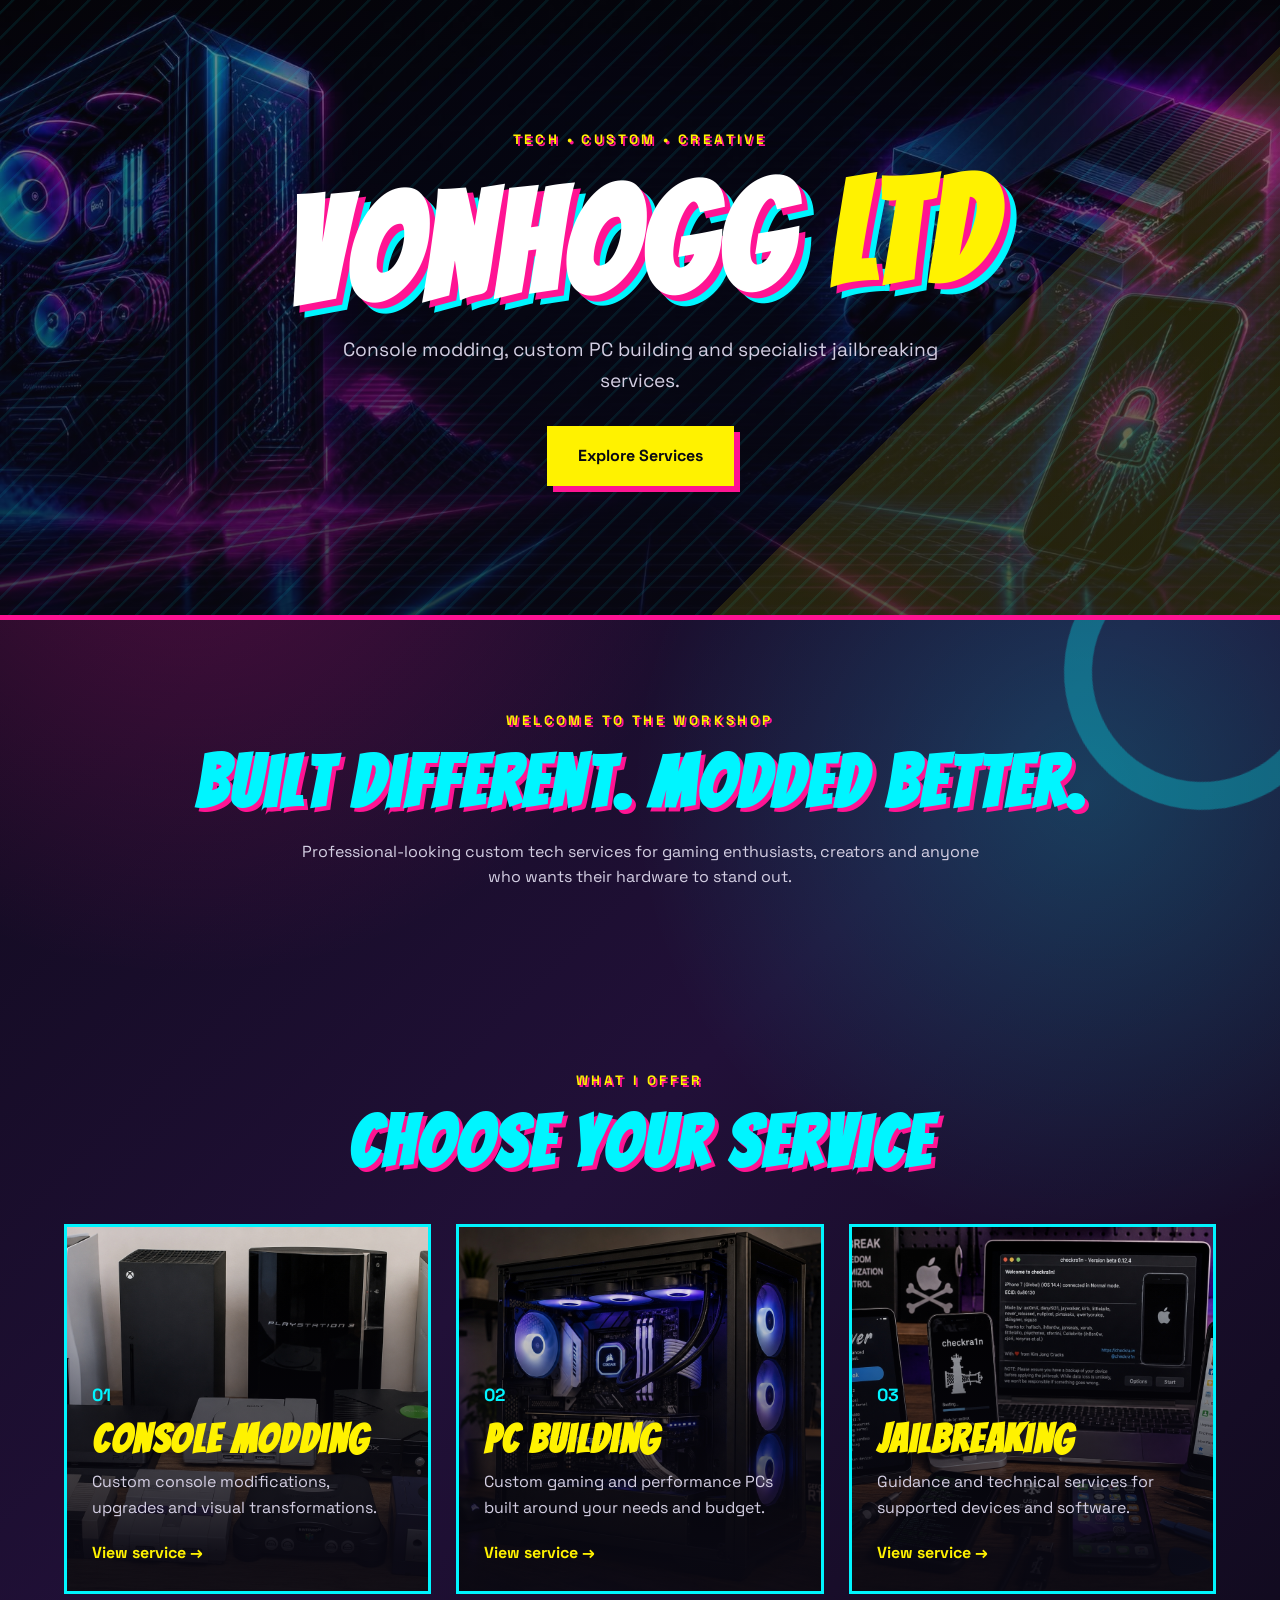
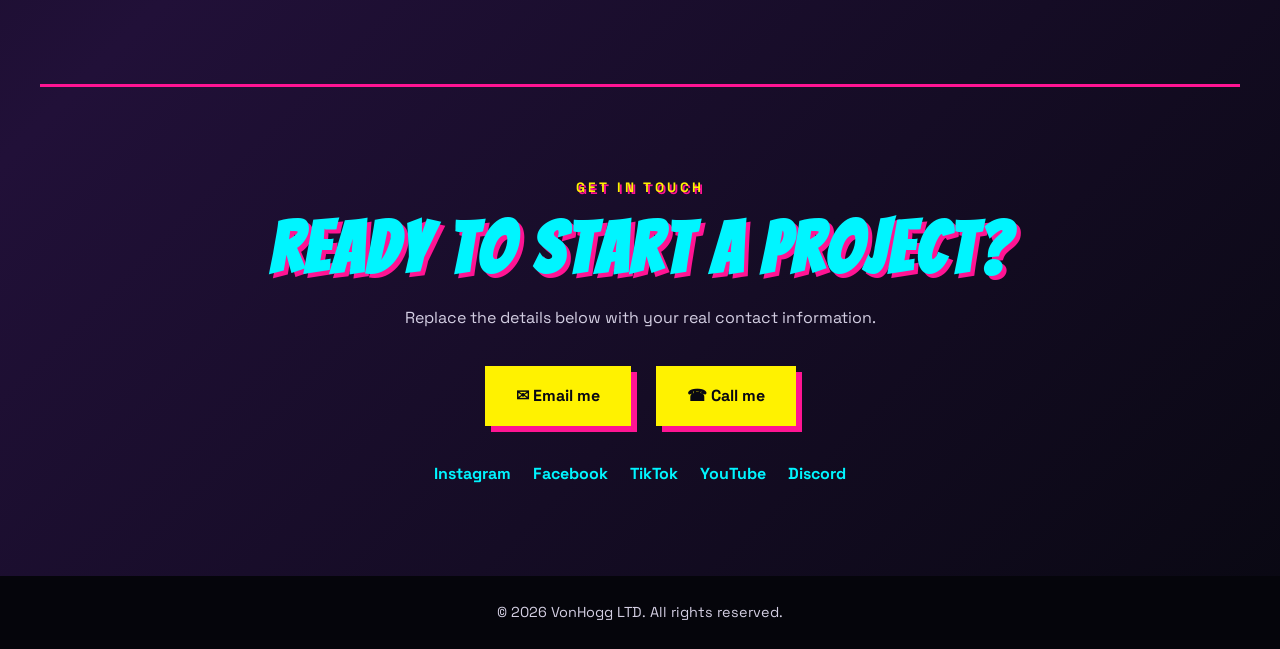
<file: index.html>
<!DOCTYPE html>
<html lang="en">
<head>
    <meta charset="UTF-8">
    <meta name="viewport" content="width=device-width, initial-scale=1.0">
    <meta name="description" content="VonHogg LTD - Console modding, PC building and jailbreaking services.">
    <title>VonHogg LTD | Modding, PCs & Jailbreaking</title>
    <link rel="stylesheet" href="style.css">
</head>
<body>

    <header class="hero">
        <div class="hero-overlay">
            <p class="eyebrow">TECH • CUSTOM • CREATIVE</p>
            <h1>VonHogg <span>LTD</span></h1>
            <p class="hero-text">
                Console modding, custom PC building and specialist jailbreaking services.
            </p>
            <a class="main-button" href="#services">Explore Services</a>
        </div>
    </header>

    <main>
        <section class="intro">
            <p class="eyebrow">WELCOME TO THE WORKSHOP</p>
            <h2>Built different. Modded better.</h2>
            <p>
                Professional-looking custom tech services for gaming enthusiasts,
                creators and anyone who wants their hardware to stand out.
            </p>
        </section>

        <section id="services" class="services-section">
            <p class="eyebrow">WHAT I OFFER</p>
            <h2>Choose your service</h2>

            <div class="service-grid">

                <a class="service-card console-card" href="console-modding.html">
                    <div class="card-content">
                        <span class="card-number">01</span>
                        <h3>Console Modding</h3>
                        <p>Custom console modifications, upgrades and visual transformations.</p>
                        <span class="card-link">View service →</span>
                    </div>
                </a>

                <a class="service-card pc-card" href="pc-building.html">
                    <div class="card-content">
                        <span class="card-number">02</span>
                        <h3>PC Building</h3>
                        <p>Custom gaming and performance PCs built around your needs and budget.</p>
                        <span class="card-link">View service →</span>
                    </div>
                </a>

                <a class="service-card jailbreak-card" href="jailbreaking.html">
                    <div class="card-content">
                        <span class="card-number">03</span>
                        <h3>Jailbreaking</h3>
                        <p>Guidance and technical services for supported devices and software.</p>
                        <span class="card-link">View service →</span>
                    </div>
                </a>

            </div>
        </section>

        <section class="contact-section" id="contact">
            <p class="eyebrow">GET IN TOUCH</p>
            <h2>Ready to start a project?</h2>
            <p>
                Replace the details below with your real contact information.
            </p>

            <div class="contact-buttons">
                <a class="contact-button" href="mailto:jim.hogg.79@outlook.com">
                    ✉ Email me
                </a>

                <a class="contact-button" href="tel:+447510934909">
                    ☎ Call me
                </a>
            </div>

            <div class="social-links">
                <a href="#" aria-label="Instagram">Instagram</a>
                <a href="#" aria-label="Facebook">Facebook</a>
                <a href="#" aria-label="TikTok">TikTok</a>
                <a href="https://www.youtube.com/@vonhoggltd3132" aria-label="YouTube">YouTube</a>
                <a href="#" aria-label="Discord">Discord</a>
            </div>
        </section>
    </main>

    <footer>
        <p>© 2026 VonHogg LTD. All rights reserved.</p>
    </footer>

</body>
</html>
</file>
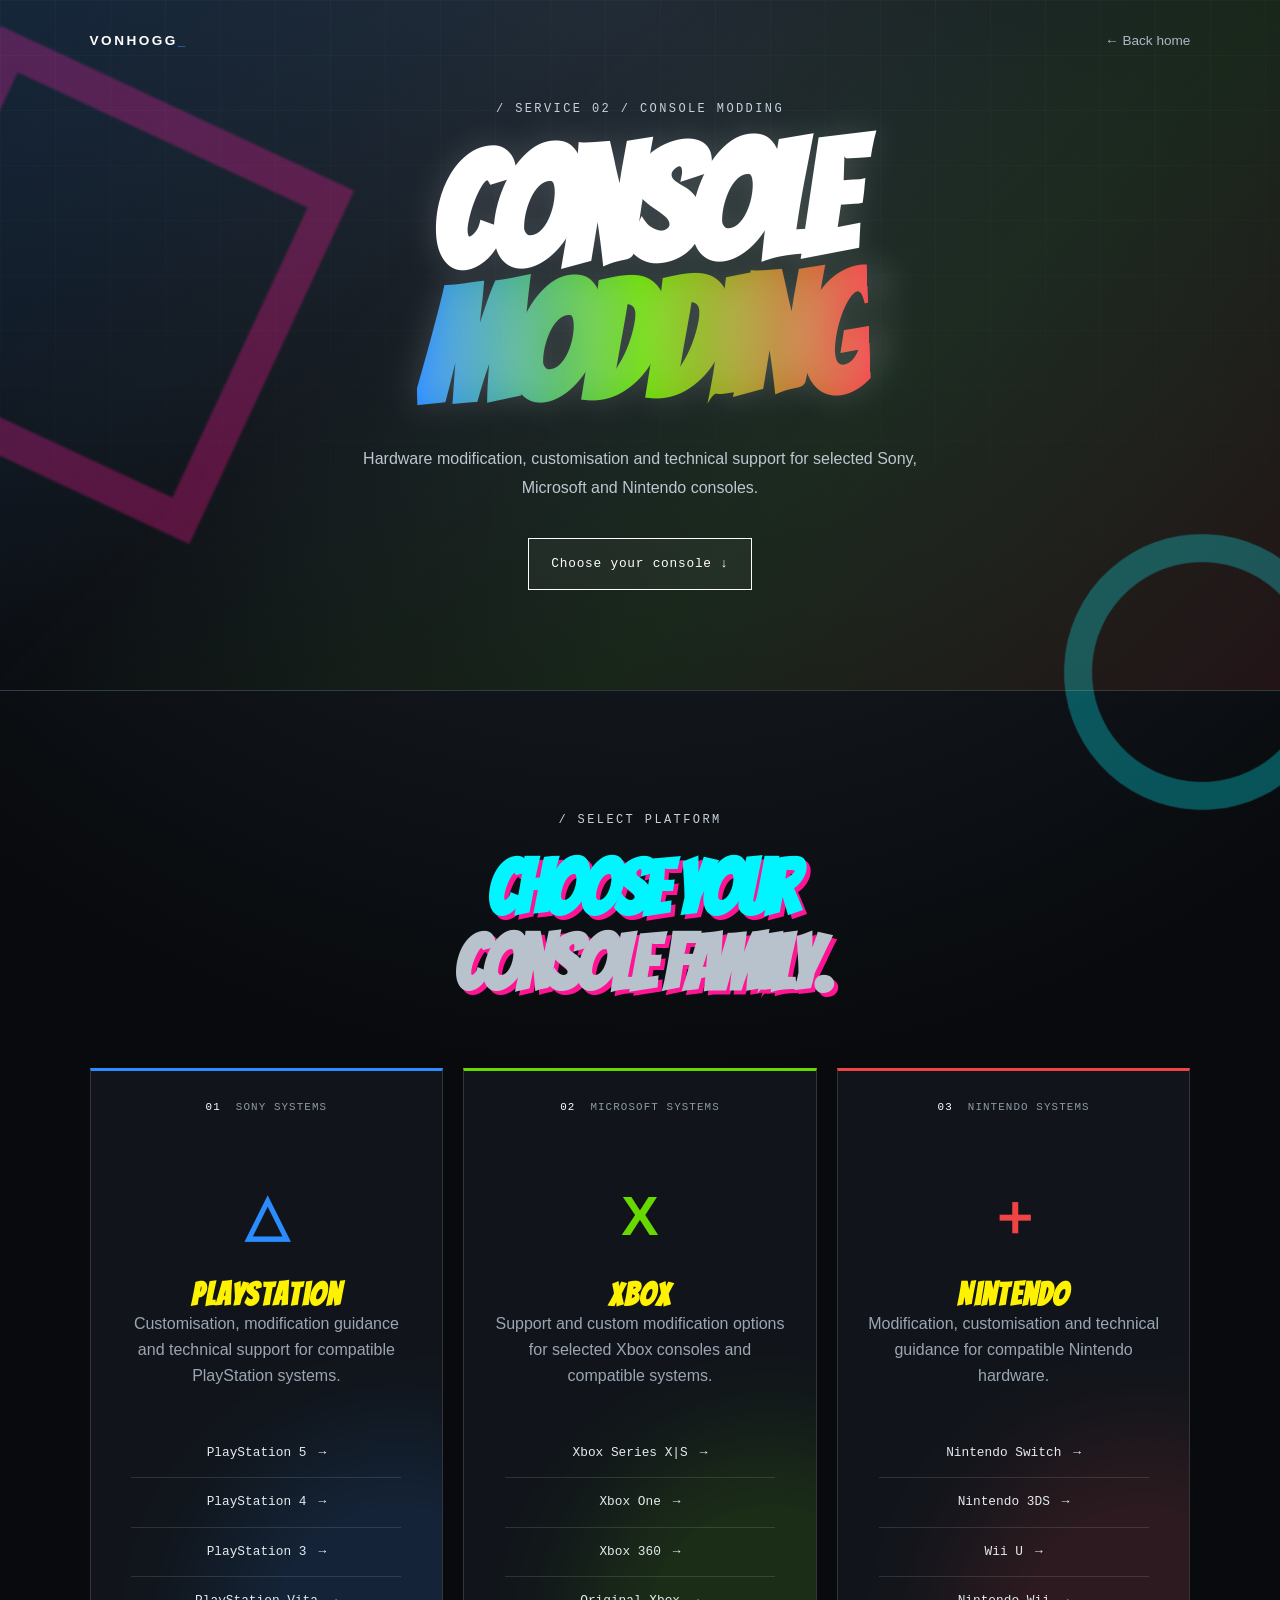
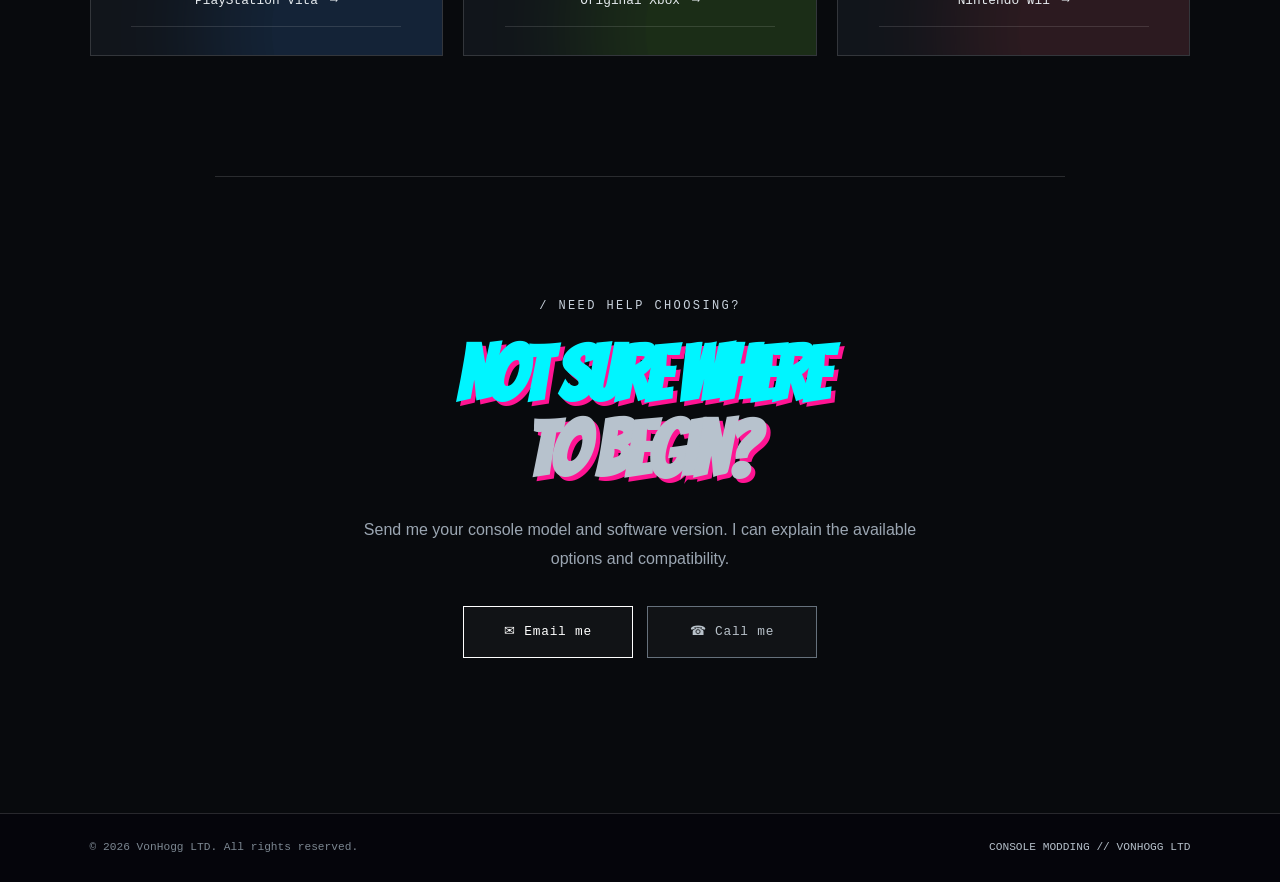
<file: console-modding.html>
<!DOCTYPE html>
<html lang="en">
<head>
    <meta charset="UTF-8">
    <meta name="viewport" content="width=device-width, initial-scale=1.0">

    <title>Console Modding | VonHogg LTD</title>

    <link rel="stylesheet" href="style.css">
    <link rel="stylesheet" href="console-modding.css">
</head>

<body class="console-page">

    <header class="console-hero">
        <nav class="console-nav">
            <a href="index.html" class="brand">VONHOGG<span>_</span></a>
            <a href="index.html" class="back-link">← Back home</a>
        </nav>

        <div class="console-hero-content">
            <p class="console-label">/ SERVICE 02 / CONSOLE MODDING</p>

            <h1>Console<br><span>Modding</span></h1>

            <p>
                Hardware modification, customisation and technical support
                for selected Sony, Microsoft and Nintendo consoles.
            </p>

            <a class="console-button main-console-button" href="#brands">
                Choose your console ↓
            </a>
        </div>
    </header>

    <main>
        <section class="brand-section" id="brands">
            <div class="section-intro">
                <p class="console-label">/ SELECT PLATFORM</p>
                <h2>Choose your<br><span>console family.</span></h2>
            </div>

            <div class="brand-grid">

                <article class="brand-card playstation-card">
                    <div class="brand-top">
                        <span class="brand-number">01</span>
                        <span class="brand-status">SONY SYSTEMS</span>
                    </div>

                    <div class="brand-symbol">△</div>

                    <h3>PlayStation</h3>

                    <p>
                        Customisation, modification guidance and technical
                        support for compatible PlayStation systems.
                    </p>

                    <div class="console-links">
                        <a href="playstation-5.html">PlayStation 5 <span>→</span></a>
                        <a href="playstation-4.html">PlayStation 4 <span>→</span></a>
                        <a href="playstation-3.html">PlayStation 3 <span>→</span></a>
                        <a href="playstation-vita.html">PlayStation Vita <span>→</span></a>
                    </div>
                </article>

                <article class="brand-card xbox-card">
                    <div class="brand-top">
                        <span class="brand-number">02</span>
                        <span class="brand-status">MICROSOFT SYSTEMS</span>
                    </div>

                    <div class="brand-symbol">X</div>

                    <h3>Xbox</h3>

                    <p>
                        Support and custom modification options for selected
                        Xbox consoles and compatible systems.
                    </p>

                    <div class="console-links">
                        <a href="xbox-series.html">Xbox Series X|S <span>→</span></a>
                        <a href="xbox-one.html">Xbox One <span>→</span></a>
                        <a href="xbox-360.html">Xbox 360 <span>→</span></a>
                        <a href="original-xbox.html">Original Xbox <span>→</span></a>
                    </div>
                </article>

                <article class="brand-card nintendo-card">
                    <div class="brand-top">
                        <span class="brand-number">03</span>
                        <span class="brand-status">NINTENDO SYSTEMS</span>
                    </div>

                    <div class="brand-symbol">＋</div>

                    <h3>Nintendo</h3>

                    <p>
                        Modification, customisation and technical guidance for
                        compatible Nintendo hardware.
                    </p>

                    <div class="console-links">
                        <a href="nintendo-switch.html">Nintendo Switch <span>→</span></a>
                        <a href="nintendo-3ds.html">Nintendo 3DS <span>→</span></a>
                        <a href="wii-u.html">Wii U <span>→</span></a>
                        <a href="wii.html">Nintendo Wii <span>→</span></a>
                    </div>
                </article>

            </div>
        </section>

        <section class="modding-contact" id="contact">
            <p class="console-label">/ NEED HELP CHOOSING?</p>

            <h2>Not sure where<br><span>to begin?</span></h2>

            <p>
                Send me your console model and software version.
                I can explain the available options and compatibility.
            </p>

            <div class="contact-buttons">
                <a class="console-button" href="mailto:your-email@example.com">
                    ✉ Email me
                </a>

                <a class="console-button alternate-button" href="tel:+440000000000">
                    ☎ Call me
                </a>
            </div>
        </section>
    </main>

    <footer class="console-footer">
        <p>© 2026 VonHogg LTD. All rights reserved.</p>
        <p>CONSOLE MODDING // VONHOGG LTD</p>
    </footer>

</body>
</html>
</file>
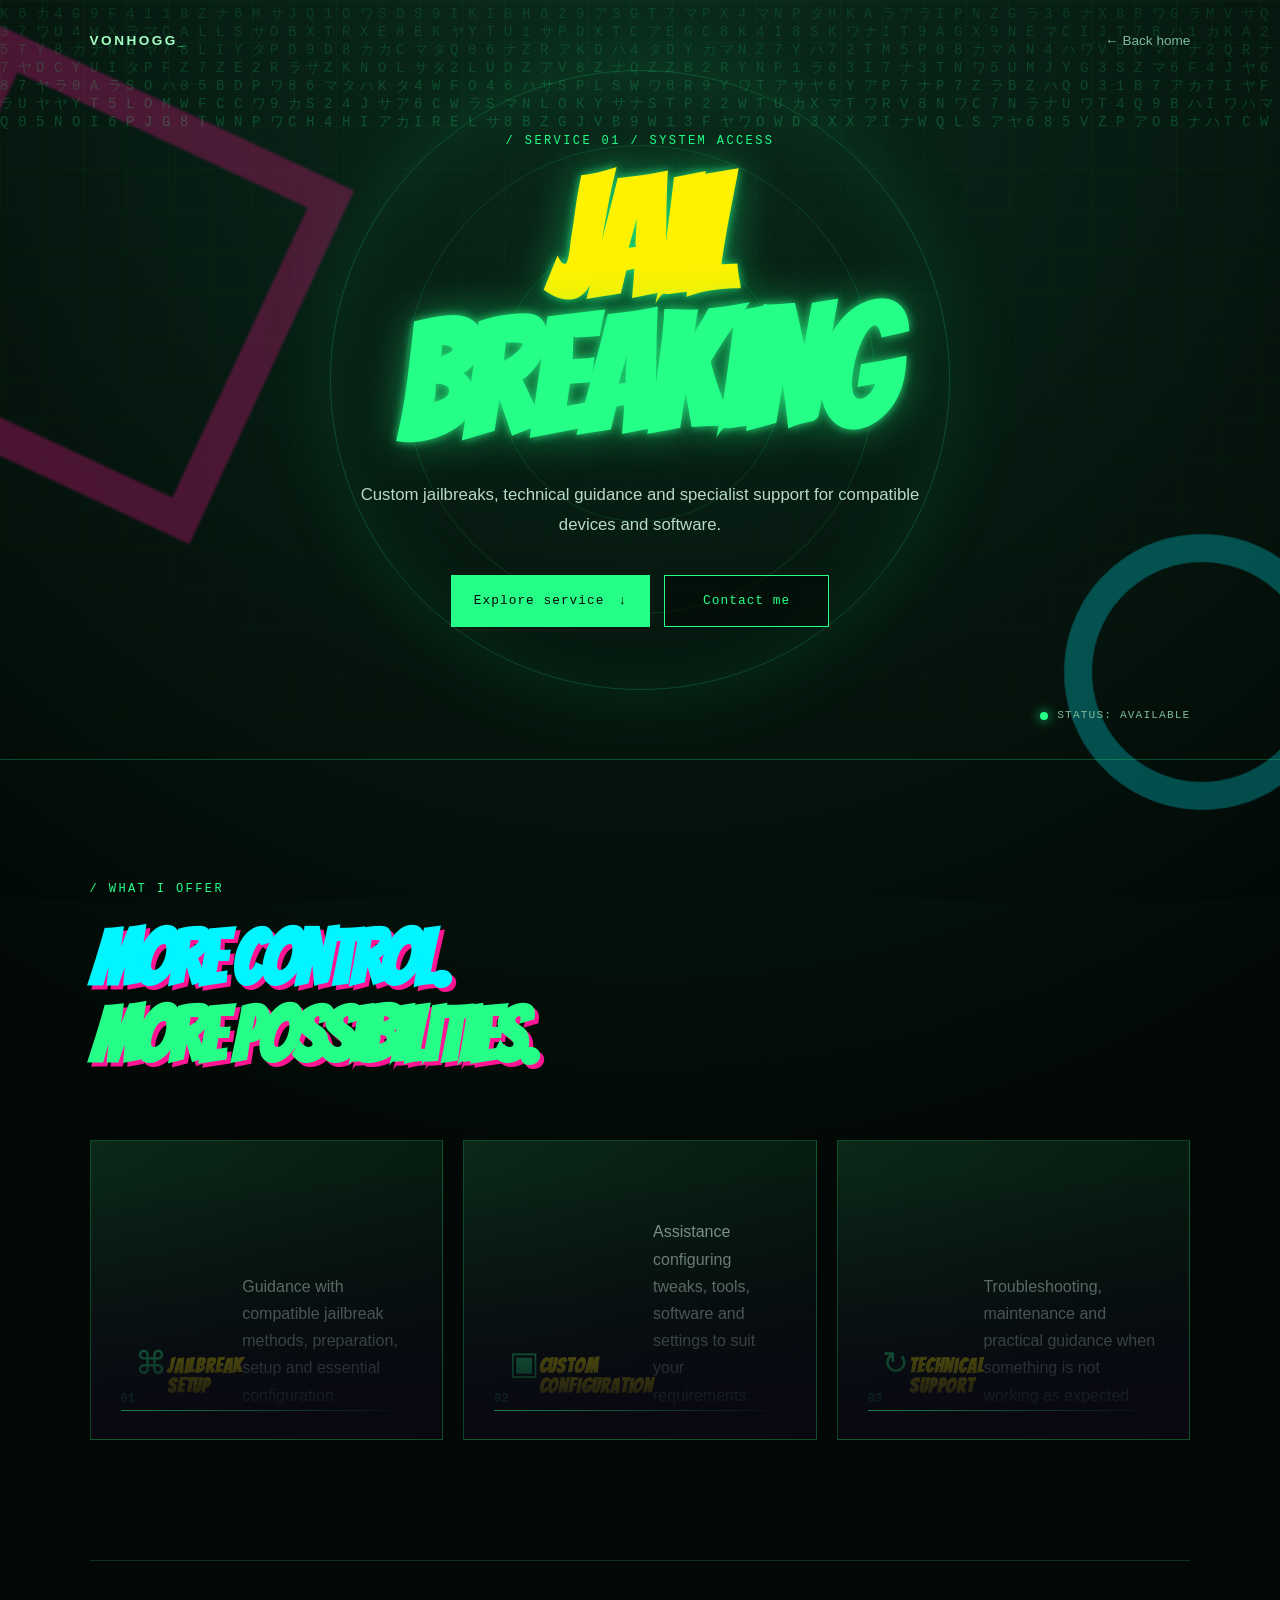
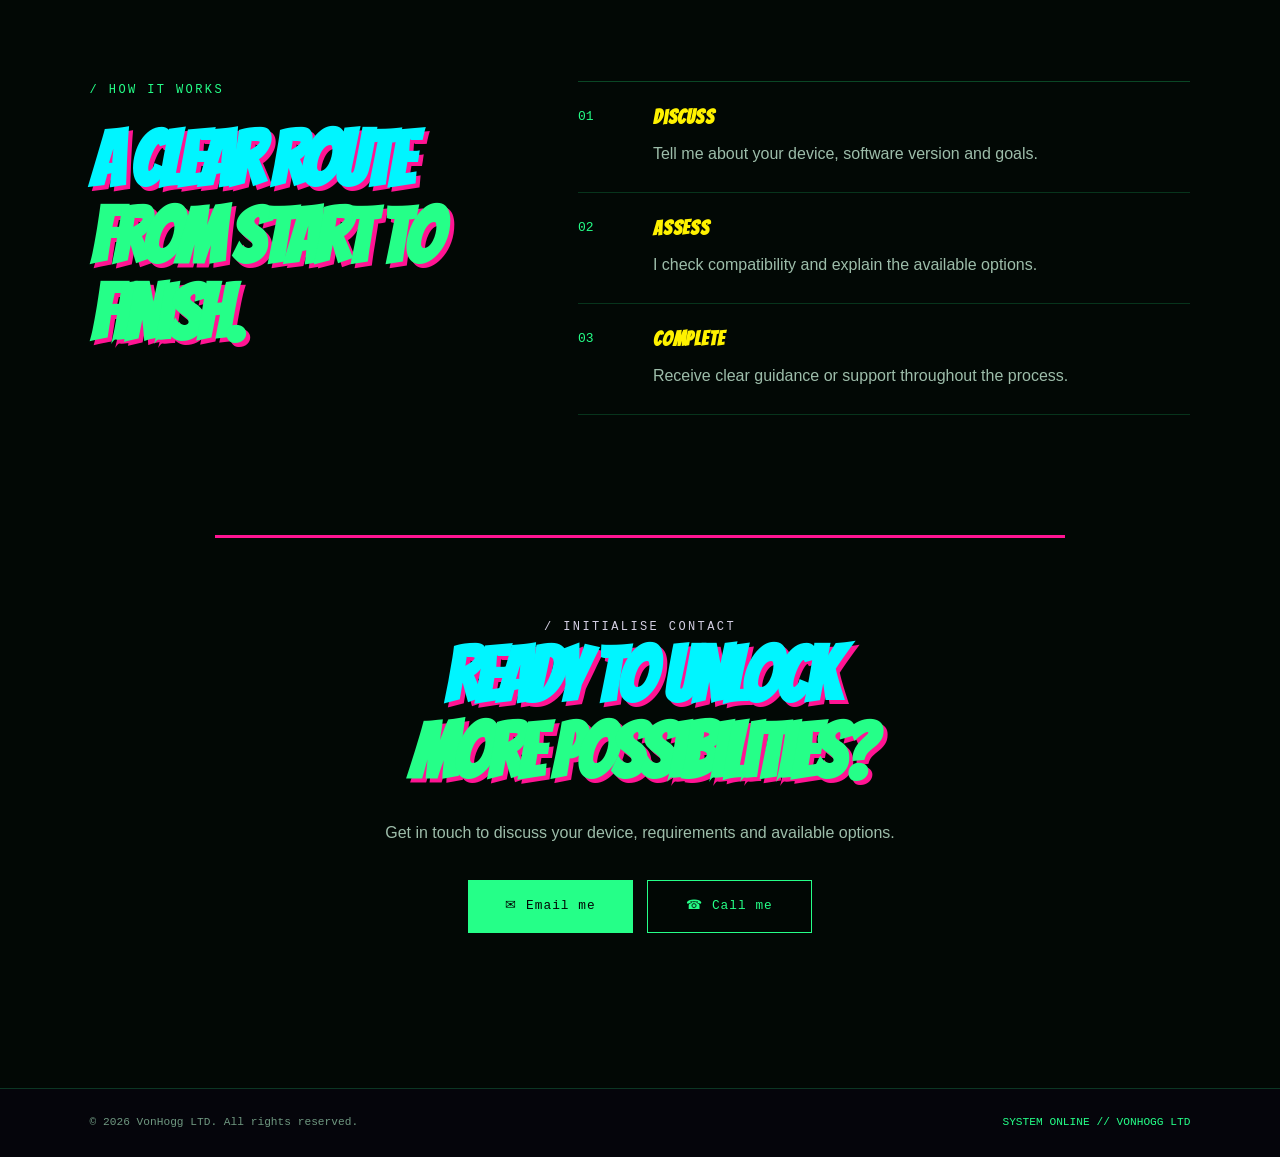
<file: jailbreaking.html>
<!DOCTYPE html>
<html lang="en">
<head>
    <meta charset="UTF-8">
    <meta name="viewport" content="width=device-width, initial-scale=1.0">

    <title>Jailbreaking | VonHogg LTD</title>

    <link rel="stylesheet" href="style.css">
    <link rel="stylesheet" href="jailbreaking.css">
</head>

<body class="jailbreak-page">

    <canvas id="matrix-canvas" aria-hidden="true"></canvas>

    <header class="jailbreak-hero">
        <div class="jailbreak-grid"></div>

        <nav class="jailbreak-nav">
            <a href="index.html" class="brand">VONHOGG<span>_</span></a>
            <a href="index.html" class="back-link">← Back home</a>
        </nav>

        <div class="jailbreak-hero-content">
            <p class="matrix-label">/ SERVICE 01 / SYSTEM ACCESS</p>

            <h1>
                <span>Jail</span><span>breaking</span>
            </h1>

            <p class="jailbreak-lead">
                Custom jailbreaks, technical guidance and specialist support
                for compatible devices and software.
            </p>

            <div class="hero-actions">
                <a class="matrix-button primary-button" href="#options">
                    Explore service
                    <span>↓</span>
                </a>

                <a class="matrix-button secondary-button" href="#contact">
                    Contact me
                </a>
            </div>
        </div>

        <div class="status-panel">
            <span class="status-dot"></span>
            <span>STATUS: AVAILABLE</span>
        </div>
    </header>

    <main>
        <section class="jailbreak-section" id="options">
            <div class="section-heading">
                <p class="matrix-label">/ WHAT I OFFER</p>
                <h2>More control.<br><span>More possibilities.</span></h2>
            </div>

            <div class="service-cards">
                <article class="service-card">
                    <div class="card-number">01</div>
                    <div class="card-icon">⌘</div>
                    <h3>Jailbreak Setup</h3>
                    <p>
                        Guidance with compatible jailbreak methods, preparation,
                        setup and essential configuration.
                    </p>
                    <span class="card-line"></span>
                </article>

                <article class="service-card">
                    <div class="card-number">02</div>
                    <div class="card-icon">▣</div>
                    <h3>Custom Configuration</h3>
                    <p>
                        Assistance configuring tweaks, tools, software and
                        settings to suit your requirements.
                    </p>
                    <span class="card-line"></span>
                </article>

                <article class="service-card">
                    <div class="card-number">03</div>
                    <div class="card-icon">↻</div>
                    <h3>Technical Support</h3>
                    <p>
                        Troubleshooting, maintenance and practical guidance
                        when something is not working as expected.
                    </p>
                    <span class="card-line"></span>
                </article>
            </div>
        </section>

        <section class="process-section">
            <div class="section-heading">
                <p class="matrix-label">/ HOW IT WORKS</p>
                <h2>A clear route<br><span>from start to finish.</span></h2>
            </div>

            <div class="process-list">
                <div class="process-step">
                    <span>01</span>
                    <div>
                        <h3>Discuss</h3>
                        <p>Tell me about your device, software version and goals.</p>
                    </div>
                </div>

                <div class="process-step">
                    <span>02</span>
                    <div>
                        <h3>Assess</h3>
                        <p>I check compatibility and explain the available options.</p>
                    </div>
                </div>

                <div class="process-step">
                    <span>03</span>
                    <div>
                        <h3>Complete</h3>
                        <p>Receive clear guidance or support throughout the process.</p>
                    </div>
                </div>
            </div>
        </section>

        <section class="contact-section jailbreak-contact" id="contact">
            <p class="matrix-label">/ INITIALISE CONTACT</p>
            <h2>Ready to unlock<br><span>more possibilities?</span></h2>
            <p>
                Get in touch to discuss your device, requirements and available options.
            </p>

            <div class="contact-buttons">
                <a class="matrix-button primary-button" href="mailto:your-email@example.com">
                    ✉ Email me
                </a>

                <a class="matrix-button secondary-button" href="tel:+440000000000">
                    ☎ Call me
                </a>
            </div>
        </section>
    </main>

    <footer class="jailbreak-footer">
        <p>© 2026 VonHogg LTD. All rights reserved.</p>
        <p class="footer-code">SYSTEM ONLINE // VONHOGG LTD</p>
    </footer>

    <script>
        const canvas = document.getElementById("matrix-canvas");
        const context = canvas.getContext("2d");

        let width;
        let height;
        let columns;
        let drops;

        const characters =
            "アカサタナハマヤラワ0123456789ABCDEFGHIJKLMNOPQRSTUVWXYZ";

        function resizeCanvas() {
            width = canvas.width = window.innerWidth;
            height = canvas.height = window.innerHeight;
            columns = Math.floor(width / 18);
            drops = Array(columns).fill(1);
        }

        function drawMatrix() {
            context.fillStyle = "rgba(2, 8, 5, 0.08)";
            context.fillRect(0, 0, width, height);

            context.fillStyle = "#25ff88";
            context.font = "14px monospace";

            for (let i = 0; i < drops.length; i++) {
                const character =
                    characters[Math.floor(Math.random() * characters.length)];

                context.fillText(character, i * 18, drops[i] * 18);

                if (drops[i] * 18 > height && Math.random() > 0.975) {
                    drops[i] = 0;
                }

                drops[i]++;
            }
        }

        resizeCanvas();
        setInterval(drawMatrix, 45);

        window.addEventListener("resize", resizeCanvas);
    </script>

</body>
</html>
</file>
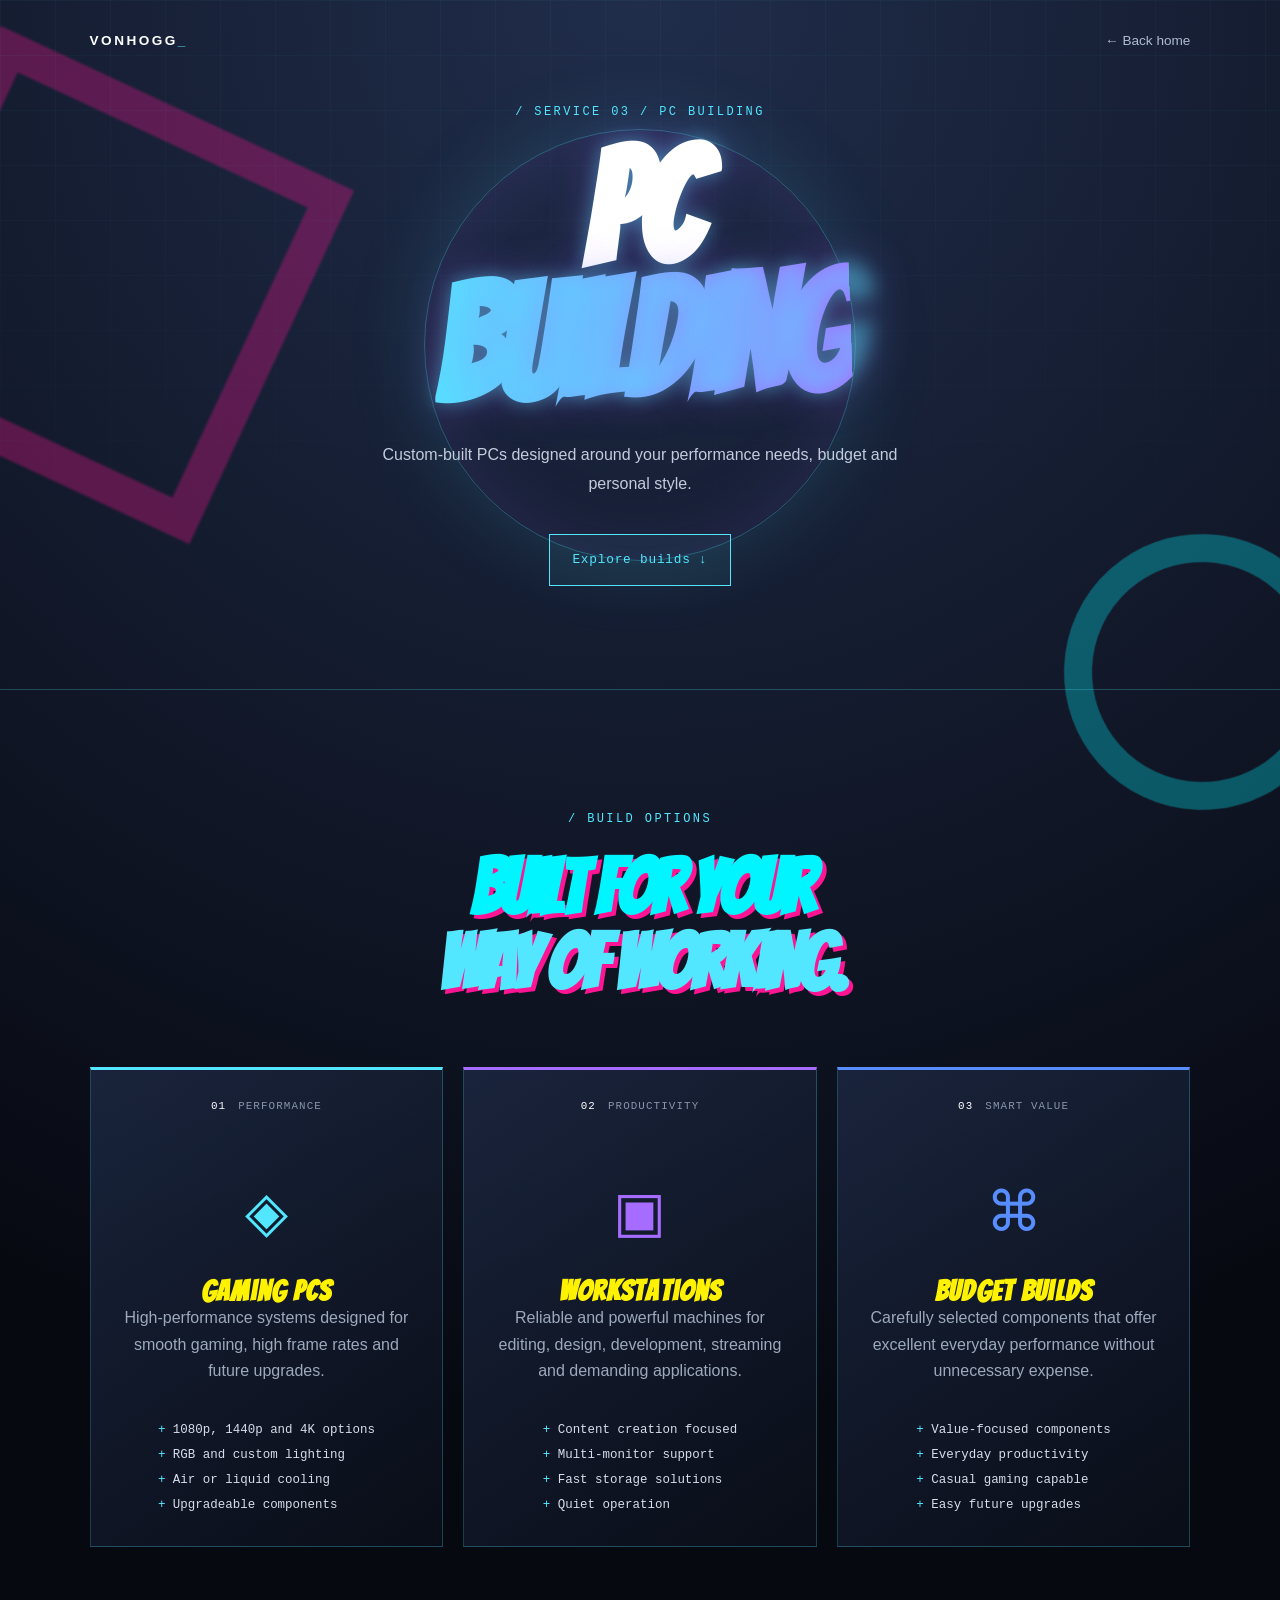
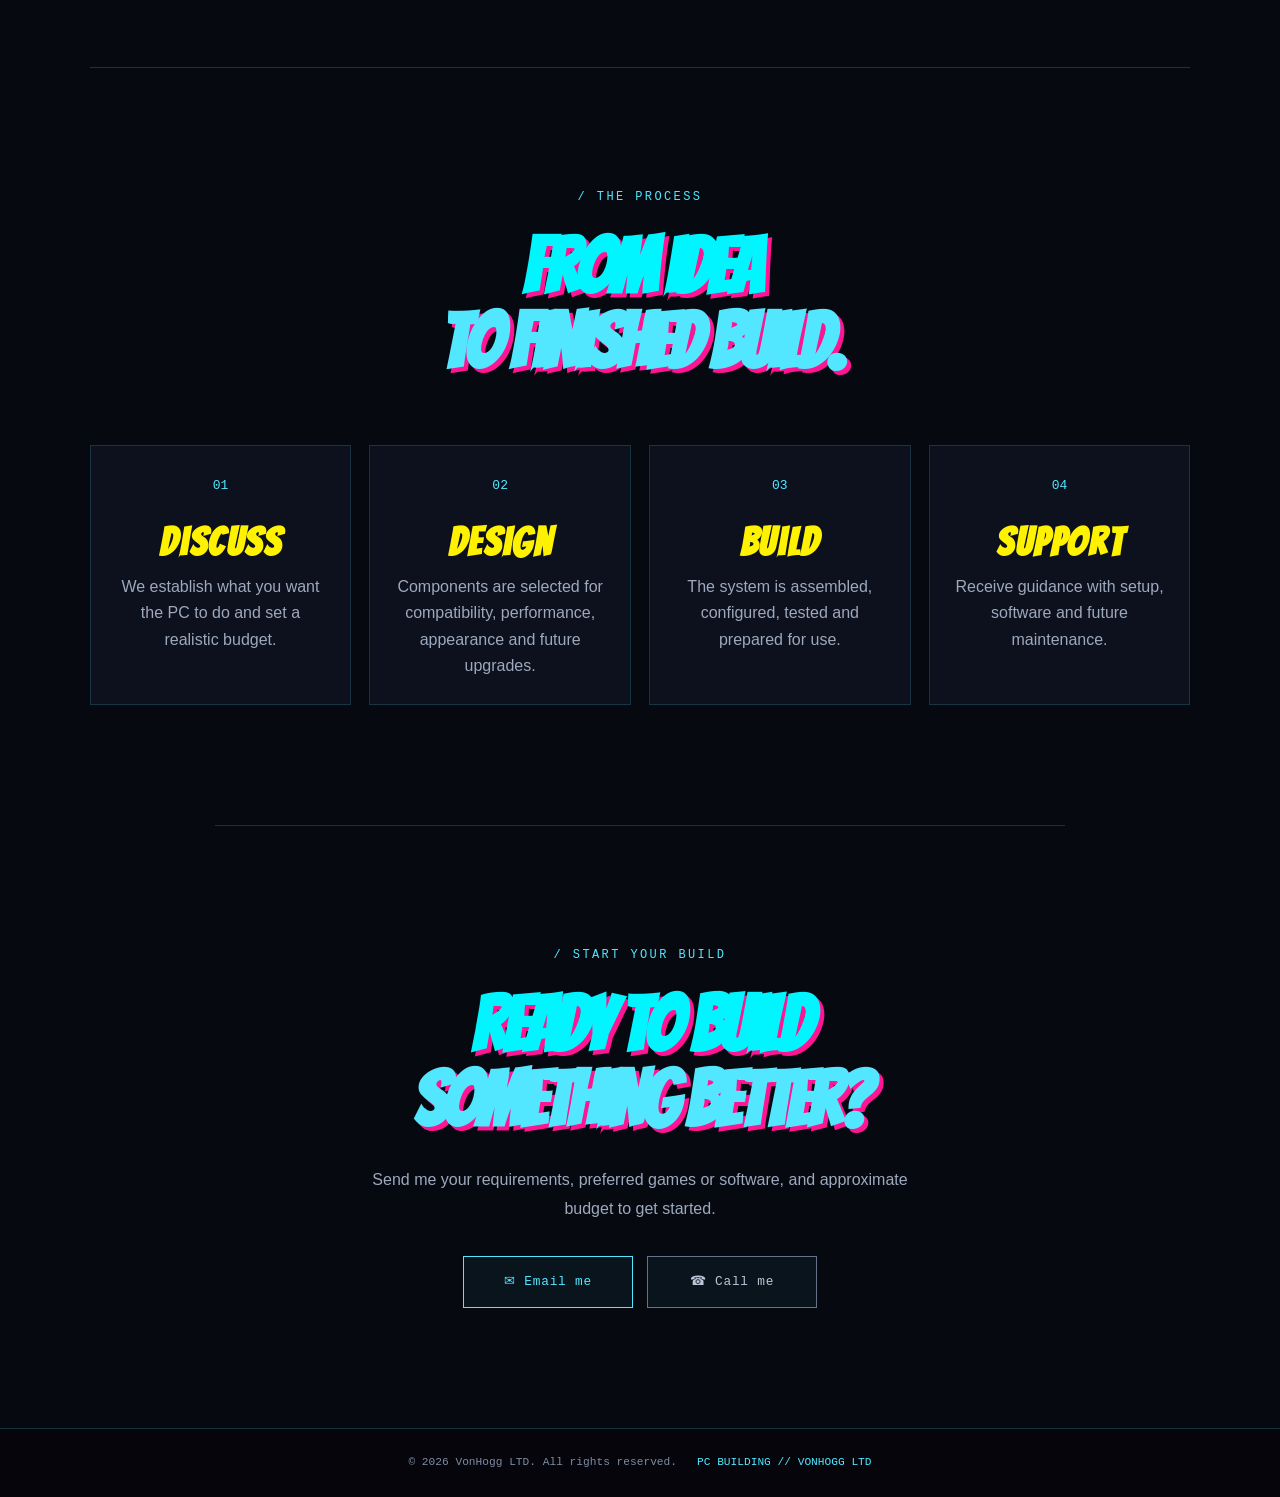
<file: pc-building.html>
<!DOCTYPE html>
<html lang="en">
<head>
    <meta charset="UTF-8">
    <meta name="viewport" content="width=device-width, initial-scale=1.0">

    <title>PC Building | VonHogg LTD</title>

    <link rel="stylesheet" href="style.css">
    <link rel="stylesheet" href="pc-building.css">
</head>

<body class="pc-page">

    <header class="pc-hero">
        <nav class="pc-nav">
            <a href="index.html" class="pc-brand">VONHOGG<span>_</span></a>
            <a href="index.html" class="pc-back-link">← Back home</a>
        </nav>

        <div class="pc-hero-content">
            <p class="pc-label">/ SERVICE 03 / PC BUILDING</p>

            <h1>
                PC<br>
                <span>Building</span>
            </h1>

            <p>
                Custom-built PCs designed around your performance needs,
                budget and personal style.
            </p>

            <a class="pc-button pc-main-button" href="#builds">
                Explore builds ↓
            </a>
        </div>
    </header>

    <main>
        <section class="pc-section" id="builds">
            <div class="pc-section-heading">
                <p class="pc-label">/ BUILD OPTIONS</p>

                <h2>
                    Built for your<br>
                    <span>way of working.</span>
                </h2>
            </div>

            <div class="pc-build-grid">

                <article class="pc-build-card gaming-card">
                    <div class="pc-card-top">
                        <span>01</span>
                        <span>PERFORMANCE</span>
                    </div>

                    <div class="pc-card-icon">◈</div>

                    <h3>Gaming PCs</h3>

                    <p>
                        High-performance systems designed for smooth gaming,
                        high frame rates and future upgrades.
                    </p>

                    <ul>
                        <li>1080p, 1440p and 4K options</li>
                        <li>RGB and custom lighting</li>
                        <li>Air or liquid cooling</li>
                        <li>Upgradeable components</li>
                    </ul>
                </article>

                <article class="pc-build-card workstation-card">
                    <div class="pc-card-top">
                        <span>02</span>
                        <span>PRODUCTIVITY</span>
                    </div>

                    <div class="pc-card-icon">▣</div>

                    <h3>Workstations</h3>

                    <p>
                        Reliable and powerful machines for editing, design,
                        development, streaming and demanding applications.
                    </p>

                    <ul>
                        <li>Content creation focused</li>
                        <li>Multi-monitor support</li>
                        <li>Fast storage solutions</li>
                        <li>Quiet operation</li>
                    </ul>
                </article>

                <article class="pc-build-card budget-card">
                    <div class="pc-card-top">
                        <span>03</span>
                        <span>SMART VALUE</span>
                    </div>

                    <div class="pc-card-icon">⌘</div>

                    <h3>Budget Builds</h3>

                    <p>
                        Carefully selected components that offer excellent
                        everyday performance without unnecessary expense.
                    </p>

                    <ul>
                        <li>Value-focused components</li>
                        <li>Everyday productivity</li>
                        <li>Casual gaming capable</li>
                        <li>Easy future upgrades</li>
                    </ul>
                </article>

            </div>
        </section>

        <section class="pc-process-section">
            <div class="pc-section-heading">
                <p class="pc-label">/ THE PROCESS</p>

                <h2>
                    From idea<br>
                    <span>to finished build.</span>
                </h2>
            </div>

            <div class="pc-process-grid">
                <div class="pc-process-step">
                    <span>01</span>
                    <h3>Discuss</h3>
                    <p>
                        We establish what you want the PC to do and set a
                        realistic budget.
                    </p>
                </div>

                <div class="pc-process-step">
                    <span>02</span>
                    <h3>Design</h3>
                    <p>
                        Components are selected for compatibility, performance,
                        appearance and future upgrades.
                    </p>
                </div>

                <div class="pc-process-step">
                    <span>03</span>
                    <h3>Build</h3>
                    <p>
                        The system is assembled, configured, tested and
                        prepared for use.
                    </p>
                </div>

                <div class="pc-process-step">
                    <span>04</span>
                    <h3>Support</h3>
                    <p>
                        Receive guidance with setup, software and future
                        maintenance.
                    </p>
                </div>
            </div>
        </section>

        <section class="pc-contact-section" id="contact">
            <p class="pc-label">/ START YOUR BUILD</p>

            <h2>
                Ready to build<br>
                <span>something better?</span>
            </h2>

            <p>
                Send me your requirements, preferred games or software,
                and approximate budget to get started.
            </p>

            <div class="pc-contact-buttons">
                <a class="pc-button" href="mailto:your-email@example.com">
                    ✉ Email me
                </a>

                <a class="pc-button pc-secondary-button" href="tel:+440000000000">
                    ☎ Call me
                </a>
            </div>
        </section>
    </main>

    <footer class="pc-footer">
        <p>© 2026 VonHogg LTD. All rights reserved.</p>
        <p>PC BUILDING // VONHOGG LTD</p>
    </footer>

</body>
</html>
</file>
<file: style.css>
@import url('https://fonts.googleapis.com/css2?family=Bangers&family=Space+Grotesk:wght@400;500;600;700&display=swap');

:root {
    --black: #090812;
    --dark-purple: #17102c;
    --pink: #ff1493;
    --cyan: #00f5ff;
    --yellow: #fff200;
    --green: #7dff00;
    --white: #ffffff;
    --muted: #d4cfe3;
}

* {
    box-sizing: border-box;
    margin: 0;
    padding: 0;
}

html {
    scroll-behavior: smooth;
}

body {
    color: var(--white);
    background:
        radial-gradient(circle at 15% 20%, rgba(255, 20, 147, 0.25), transparent 25%),
        radial-gradient(circle at 85% 35%, rgba(0, 245, 255, 0.2), transparent 25%),
        linear-gradient(135deg, #090812, #211038 50%, #090812);
    font-family: "Space Grotesk", Arial, sans-serif;
    line-height: 1.6;
    min-height: 100vh;
}

/* Graffiti-style decorative background */
body::before,
body::after {
    content: "";
    position: fixed;
    z-index: -1;
    pointer-events: none;
    opacity: 0.3;
}

body::before {
    width: 320px;
    height: 320px;
    top: 10%;
    left: -100px;
    border: 35px solid var(--pink);
    transform: rotate(25deg);
    filter: blur(1px);
}

body::after {
    width: 220px;
    height: 220px;
    right: -60px;
    bottom: 10%;
    border: 28px solid var(--cyan);
    border-radius: 50%;
    transform: rotate(-20deg);
}

.hero {
    min-height: 620px;
    display: flex;
    align-items: center;
    justify-content: center;
    text-align: center;
    padding: 40px 20px;
    background:
        linear-gradient(rgba(9, 8, 18, 0.45), rgba(9, 8, 18, 0.8)),
        url("images/header.jpg") center/cover no-repeat;
    border-bottom: 5px solid var(--pink);
    position: relative;
}

.hero::after {
    content: "";
    position: absolute;
    inset: 0;
    background-image:
        linear-gradient(135deg, transparent 70%, rgba(255, 242, 0, 0.12) 70%),
        repeating-linear-gradient(
            -45deg,
            transparent 0 15px,
            rgba(0, 245, 255, 0.08) 16px 18px
        );
    pointer-events: none;
}

.hero-overlay {
    max-width: 900px;
    position: relative;
    z-index: 1;
}

.eyebrow {
    color: var(--yellow);
    font-size: 0.85rem;
    font-weight: 700;
    letter-spacing: 0.25em;
    text-transform: uppercase;
    text-shadow: 2px 2px 0 var(--pink);
}

h1,
h2,
h3 {
    font-family: "Bangers", Impact, sans-serif;
    letter-spacing: 0.04em;
    line-height: 1;
}

h1 {
    color: var(--white);
    font-size: clamp(4rem, 13vw, 9rem);
    margin: 20px 0;
    text-shadow:
        6px 6px 0 var(--pink),
        11px 11px 0 var(--cyan);
    transform: rotate(-2deg);
}

h1 span {
    color: var(--yellow);
}

h2 {
    color: var(--cyan);
    font-size: clamp(2.5rem, 6vw, 4.5rem);
    margin: 15px 0 20px;
    text-shadow: 4px 4px 0 var(--pink);
}

h3 {
    color: var(--yellow);
    font-size: 2.5rem;
    margin: 10px 0;
}

.hero-text {
    color: var(--muted);
    font-size: 1.2rem;
    margin: 0 auto 30px;
    max-width: 650px;
}

.main-button,
.contact-button {
    display: inline-block;
    padding: 14px 28px;
    border: 3px solid var(--yellow);
    color: var(--black);
    background: var(--yellow);
    box-shadow: 6px 6px 0 var(--pink);
    font-weight: 700;
    text-decoration: none;
    transition: 0.2s ease;
}

.main-button:hover,
.contact-button:hover {
    color: var(--white);
    background: var(--pink);
    border-color: var(--cyan);
    box-shadow: 6px 6px 0 var(--cyan);
    transform: translate(-2px, -2px);
}

.intro,
.services-section,
.contact-section {
    max-width: 1200px;
    margin: auto;
    padding: 90px 24px;
    text-align: center;
}

.intro p:not(.eyebrow),
.contact-section p:not(.eyebrow) {
    color: var(--muted);
    max-width: 700px;
    margin: auto;
}

.service-grid {
    display: grid;
    grid-template-columns: repeat(3, 1fr);
    gap: 25px;
    margin-top: 45px;
}

.service-card {
    min-height: 370px;
    display: flex;
    align-items: flex-end;
    color: var(--white);
    text-align: left;
    text-decoration: none;
    overflow: hidden;
    border: 3px solid var(--cyan);
    background-position: center;
    background-size: cover;
    position: relative;
    transition: 0.25s ease;
}

.service-card::before {
    content: "";
    position: absolute;
    inset: 0;
    background: linear-gradient(transparent 10%, rgba(9, 8, 18, 0.95) 90%);
}

.service-card:hover {
    transform: translateY(-10px) rotate(-1deg);
    border-color: var(--yellow);
    box-shadow: 10px 10px 0 var(--pink);
}

.console-card {
    background-image: url("images/console-modding.jpg"),
        linear-gradient(135deg, #ff1493, #7020ff);
}

.pc-card {
    background-image: url("images/pc-building.jpg"),
        linear-gradient(135deg, #00f5ff, #164dff);
}

.jailbreak-card {
    background-image: url("images/jailbreaking.jpg"),
        linear-gradient(135deg, #7dff00, #00a878);
}

.card-content {
    padding: 25px;
    position: relative;
    z-index: 1;
}

.card-number {
    color: var(--cyan);
    font-size: 1.1rem;
    font-weight: 700;
}

.card-content p {
    color: var(--muted);
    margin-bottom: 20px;
}

.card-link {
    color: var(--yellow);
    font-weight: 700;
}

.contact-section {
    border-top: 3px solid var(--pink);
}

.contact-buttons {
    display: flex;
    justify-content: center;
    flex-wrap: wrap;
    gap: 25px;
    margin: 35px 0;
}

.social-links {
    display: flex;
    justify-content: center;
    flex-wrap: wrap;
    gap: 22px;
}

.social-links a {
    color: var(--cyan);
    font-weight: 700;
    text-decoration: none;
}

.social-links a:hover {
    color: var(--yellow);
    text-shadow: 2px 2px var(--pink);
}

footer {
    padding: 25px;
    color: var(--muted);
    background: #05050b;
    text-align: center;
    font-size: 0.9rem;
}

@media (max-width: 800px) {
    .service-grid {
        grid-template-columns: 1fr;
    }

    .hero {
        min-height: 550px;
    }

    h1 {
        font-size: clamp(4rem, 20vw, 7rem);
    }
}
</file>
<file: console-modding.css>
:root {
    --console-dark: #080a0d;
    --console-panel: #11151b;
    --console-text: #f4f7fa;
    --console-muted: #9ba6b2;

    --playstation-blue: #2b8cff;
    --xbox-green: #67d900;
    --nintendo-red: #f04444;
}

* {
    box-sizing: border-box;
}

html {
    scroll-behavior: smooth;
}

body.console-page {
    margin: 0;
    color: var(--console-text);
    background:
        radial-gradient(circle at 50% 0%, #222b35 0%, var(--console-dark) 42%),
        var(--console-dark);
    font-family: Arial, Helvetica, sans-serif;
    overflow-x: hidden;
}

.console-hero {
    position: relative;
    min-height: 690px;
    display: flex;
    align-items: center;
    justify-content: center;
    padding: 100px 7vw;
    overflow: hidden;
    text-align: center;
    background:
        linear-gradient(
            135deg,
            rgba(43, 140, 255, 0.13),
            transparent 35%,
            rgba(103, 217, 0, 0.08) 65%,
            rgba(240, 68, 68, 0.1)
        );
    border-bottom: 1px solid rgba(255, 255, 255, 0.14);
}

.console-hero::before {
    content: "";
    position: absolute;
    inset: 0;
    opacity: 0.16;
    background-image:
        linear-gradient(rgba(255, 255, 255, 0.15) 1px, transparent 1px),
        linear-gradient(90deg, rgba(255, 255, 255, 0.15) 1px, transparent 1px);
    background-size: 55px 55px;
    mask-image: linear-gradient(to bottom, black, transparent);
}

.console-nav {
    position: absolute;
    z-index: 2;
    top: 30px;
    left: 7vw;
    right: 7vw;
    display: flex;
    align-items: center;
    justify-content: space-between;
}

.brand {
    color: white;
    font-size: 0.85rem;
    font-weight: bold;
    letter-spacing: 0.18em;
    text-decoration: none;
}

.brand span {
    color: var(--playstation-blue);
}

.back-link {
    color: #aeb9c5;
    font-size: 0.85rem;
    text-decoration: none;
    transition: color 0.25s ease;
}

.back-link:hover {
    color: white;
}

.console-hero-content {
    position: relative;
    z-index: 1;
    width: min(800px, 100%);
}

.console-label {
    margin: 0 0 22px;
    color: #c8d2dc;
    font-family: monospace;
    font-size: 0.75rem;
    letter-spacing: 0.2em;
}

.console-hero h1 {
    margin: 0;
    font-size: clamp(4.5rem, 13vw, 10rem);
    line-height: 0.84;
    letter-spacing: -0.045em;
    text-shadow: 0 0 35px rgba(255, 255, 255, 0.16);
}

.console-hero h1 span {
    color: var(--playstation-blue);
    background: linear-gradient(
        90deg,
        var(--playstation-blue),
        var(--xbox-green),
        var(--nintendo-red)
    );
    -webkit-background-clip: text;
    background-clip: text;
    -webkit-text-fill-color: transparent;
}

.console-hero-content > p:not(.console-label) {
    max-width: 570px;
    margin: 35px auto 0;
    color: #bdc7d0;
    line-height: 1.8;
}

.console-button {
    display: inline-flex;
    align-items: center;
    justify-content: center;
    min-width: 170px;
    padding: 15px 22px;
    border: 1px solid white;
    color: white;
    background: rgba(255, 255, 255, 0.04);
    font-family: monospace;
    font-size: 0.8rem;
    letter-spacing: 0.06em;
    text-decoration: none;
    transition:
        color 0.25s ease,
        background 0.25s ease,
        transform 0.25s ease,
        box-shadow 0.25s ease;
}

.console-button:hover {
    color: #080a0d;
    background: white;
    box-shadow: 0 0 25px rgba(255, 255, 255, 0.3);
    transform: translateY(-3px);
}

.main-console-button {
    margin-top: 35px;
}

.brand-section,
.modding-contact {
    width: min(1180px, 86%);
    margin: auto;
    padding: 120px 0;
}

.section-intro h2,
.modding-contact h2 {
    margin: 0;
    font-size: clamp(2.7rem, 6vw, 5.2rem);
    line-height: 0.98;
    letter-spacing: -0.05em;
}

.section-intro h2 span,
.modding-contact h2 span {
    color: #b7c2cd;
}

.brand-grid {
    display: grid;
    grid-template-columns: repeat(3, 1fr);
    gap: 20px;
    margin-top: 65px;
}

.brand-card {
    position: relative;
    min-height: 570px;
    padding: 28px;
    overflow: hidden;
    background: var(--console-panel);
    border: 1px solid rgba(255, 255, 255, 0.14);
    transition:
        transform 0.25s ease,
        box-shadow 0.25s ease;
}

.brand-card:hover {
    transform: translateY(-8px);
}

.brand-card::after {
    content: "";
    position: absolute;
    right: -80px;
    bottom: -100px;
    width: 250px;
    height: 250px;
    border-radius: 50%;
    opacity: 0.12;
}

.playstation-card {
    border-top: 3px solid var(--playstation-blue);
}

.playstation-card::after {
    background: var(--playstation-blue);
    box-shadow: 0 0 100px 70px var(--playstation-blue);
}

.xbox-card {
    border-top: 3px solid var(--xbox-green);
}

.xbox-card::after {
    background: var(--xbox-green);
    box-shadow: 0 0 100px 70px var(--xbox-green);
}

.nintendo-card {
    border-top: 3px solid var(--nintendo-red);
}

.nintendo-card::after {
    background: var(--nintendo-red);
    box-shadow: 0 0 100px 70px var(--nintendo-red);
}

.playstation-card:hover {
    box-shadow: 0 15px 40px rgba(43, 140, 255, 0.2);
}

.xbox-card:hover {
    box-shadow: 0 15px 40px rgba(103, 217, 0, 0.18);
}

.nintendo-card:hover {
    box-shadow: 0 15px 40px rgba(240, 68, 68, 0.2);
}

.brand-top {
    position: relative;
    z-index: 1;
    display: flex;
    justify-content: space-between;
    gap: 15px;
    color: #8d99a5;
    font-family: monospace;
    font-size: 0.68rem;
    letter-spacing: 0.1em;
}

.brand-number {
    color: white;
}

.brand-symbol {
    position: relative;
    z-index: 1;
    margin: 55px 0 18px;
    font-size: 3.5rem;
    font-weight: bold;
}

.playstation-card .brand-symbol {
    color: var(--playstation-blue);
}

.xbox-card .brand-symbol {
    color: var(--xbox-green);
}

.nintendo-card .brand-symbol {
    color: var(--nintendo-red);
}

.brand-card h3 {
    position: relative;
    z-index: 1;
    margin: 0;
    font-size: 2rem;
}

.brand-card > p {
    position: relative;
    z-index: 1;
    min-height: 90px;
    color: var(--console-muted);
    line-height: 1.65;
}

.console-links {
    position: relative;
    z-index: 1;
    margin-top: 28px;
}

.console-links a {
    display: flex;
    align-items: center;
    justify-content: space-between;
    padding: 14px 0;
    border-bottom: 1px solid rgba(255, 255, 255, 0.12);
    color: #e6ebef;
    font-family: monospace;
    font-size: 0.8rem;
    text-decoration: none;
    transition:
        padding 0.25s ease,
        color 0.25s ease;
}

.console-links a:hover {
    padding-left: 8px;
    color: white;
}

.playstation-card .console-links a:hover {
    color: var(--playstation-blue);
}

.xbox-card .console-links a:hover {
    color: var(--xbox-green);
}

.nintendo-card .console-links a:hover {
    color: var(--nintendo-red);
}

.modding-contact {
    max-width: 850px;
    text-align: center;
    border-top: 1px solid rgba(255, 255, 255, 0.14);
}

.modding-contact > p:not(.console-label) {
    max-width: 570px;
    margin: 28px auto 0;
    color: var(--console-muted);
    line-height: 1.8;
}

.contact-buttons {
    display: flex;
    flex-wrap: wrap;
    justify-content: center;
    gap: 14px;
    margin-top: 32px;
}

.alternate-button {
    border-color: #66717c;
    color: #b9c2ca;
}

.console-footer {
    display: flex;
    justify-content: space-between;
    gap: 20px;
    padding: 25px 7vw;
    border-top: 1px solid rgba(255, 255, 255, 0.14);
    color: #7c8791;
    font-family: monospace;
    font-size: 0.7rem;
}

.console-footer p:last-child {
    color: #b4bec8;
}

@media (max-width: 900px) {
    .brand-grid {
        grid-template-columns: 1fr;
    }

    .brand-card {
        min-height: auto;
    }

    .brand-card > p {
        min-height: auto;
    }
}

@media (max-width: 600px) {
    .console-hero {
        min-height: 620px;
    }

    .console-hero h1 {
        letter-spacing: -0.025em;
    }

    .brand-section,
    .modding-contact {
        padding: 85px 0;
    }

    .console-footer {
        flex-direction: column;
    }
}
.console-hero {
    justify-content: center;
    text-align: center;
}

.console-hero-content {
    margin-left: auto;
    margin-right: auto;
    text-align: center;
}

.console-hero-content > p:not(.console-label) {
    margin-left: auto;
    margin-right: auto;
}

.main-console-button {
    margin-left: auto;
    margin-right: auto;
}

/* Centre the section heading */

.section-intro {
    text-align: center;
}

.section-intro .console-label {
    text-align: center;
}

/* Centre all three console cards */

.brand-card {
    text-align: center;
}

.brand-top {
    justify-content: center;
}

.brand-symbol {
    margin-left: auto;
    margin-right: auto;
}

.brand-card > p {
    margin-left: auto;
    margin-right: auto;
}

/* Centre the console links inside each card */

.console-links {
    max-width: 270px;
    margin-left: auto;
    margin-right: auto;
}

.console-links a {
    justify-content: center;
    gap: 12px;
}

/* Centre the contact section */

.modding-contact {
    max-width: 850px;
    text-align: center;
    margin-left: auto;
    margin-right: auto;
}

.modding-contact > p:not(.console-label) {
    margin-left: auto;
    margin-right: auto;
}

.modding-contact .contact-buttons {
    justify-content: center;
}
</file>
<file: jailbreaking.css>
:root {
    --matrix-green: #25ff88;
    --bright-green: #a4ffc5;
    --dark-green: #071b12;
    --black: #020805;
    --muted-green: #7fb99a;
}

* {
    box-sizing: border-box;
}

html {
    scroll-behavior: smooth;
}

body.jailbreak-page {
    margin: 0;
    background:
        radial-gradient(circle at 50% 0%, #0c3020 0%, var(--black) 42%),
        var(--black);
    color: #effff5;
    font-family: Arial, Helvetica, sans-serif;
    overflow-x: hidden;
}

#matrix-canvas {
    position: fixed;
    inset: 0;
    z-index: 0;
    width: 100%;
    height: 100%;
    opacity: 0.2;
    pointer-events: none;
}

.jailbreak-hero,
.jailbreak-section,
.process-section,
.jailbreak-contact,
.jailbreak-footer {
    position: relative;
    z-index: 1;
}

.jailbreak-hero {
    min-height: 760px;
    display: flex;
    align-items: center;
    justify-content: center;
    padding: 100px 7vw;
    overflow: hidden;
    border-bottom: 1px solid rgba(37, 255, 136, 0.25);
}

.jailbreak-hero::before {
    content: "";
    position: absolute;
    inset: 0;
    background:
        linear-gradient(rgba(37, 255, 136, 0.035) 1px, transparent 1px),
        linear-gradient(90deg, rgba(37, 255, 136, 0.035) 1px, transparent 1px);
    background-size: 42px 42px;
    mask-image: linear-gradient(to bottom, black, transparent);
}

.jailbreak-grid {
    position: absolute;
    width: 620px;
    height: 620px;
    border: 1px solid rgba(37, 255, 136, 0.22);
    border-radius: 50%;
    box-shadow:
        0 0 80px rgba(37, 255, 136, 0.1),
        inset 0 0 80px rgba(37, 255, 136, 0.08);
}

.jailbreak-grid::before,
.jailbreak-grid::after {
    content: "";
    position: absolute;
    inset: 12%;
    border: 1px solid rgba(37, 255, 136, 0.14);
    border-radius: 50%;
}

.jailbreak-grid::after {
    inset: 27%;
}

.jailbreak-nav {
    position: absolute;
    top: 30px;
    left: 7vw;
    right: 7vw;
    display: flex;
    align-items: center;
    justify-content: space-between;
}

.brand {
    color: var(--bright-green);
    font-size: 0.85rem;
    font-weight: 700;
    letter-spacing: 0.18em;
    text-decoration: none;
}

.brand span {
    color: var(--matrix-green);
    animation: blink 1s infinite;
}

.back-link {
    color: var(--muted-green);
    font-size: 0.85rem;
    text-decoration: none;
    transition: color 0.25s ease;
}

.back-link:hover {
    color: var(--matrix-green);
}

.jailbreak-hero-content {
    position: relative;
    width: min(900px, 100%);
    text-align: center;
}

.matrix-label {
    margin: 0 0 22px;
    color: var(--matrix-green);
    font-family: monospace;
    font-size: 0.75rem;
    letter-spacing: 0.2em;
}

.jailbreak-hero h1 {
    margin: 0;
    color: white;
    font-size: clamp(4rem, 13vw, 10rem);
    line-height: 0.85;
    letter-spacing: -0.02em;
    text-shadow:
        0 0 10px rgba(37, 255, 136, 0.8),
        0 0 45px rgba(37, 255, 136, 0.45);
}

.jailbreak-hero h1 span {
    display: block;
}

.jailbreak-hero h1 span:last-child {
    color: var(--matrix-green);
}

.jailbreak-lead {
    max-width: 590px;
    margin: 35px auto 0;
    color: #b7d9c5;
    font-size: 1.05rem;
    line-height: 1.8;
}

.hero-actions,
.contact-buttons {
    display: flex;
    flex-wrap: wrap;
    gap: 14px;
    justify-content: center;
    margin-top: 34px;
}

.matrix-button {
    display: inline-flex;
    align-items: center;
    justify-content: center;
    gap: 14px;
    min-width: 165px;
    padding: 15px 22px;
    border: 1px solid var(--matrix-green);
    color: var(--matrix-green);
    font-family: monospace;
    font-size: 0.8rem;
    letter-spacing: 0.08em;
    text-decoration: none;
    transition:
        background 0.25s ease,
        color 0.25s ease,
        box-shadow 0.25s ease,
        transform 0.25s ease;
}

.matrix-button:hover {
    color: var(--black);
    background: var(--matrix-green);
    box-shadow: 0 0 24px rgba(37, 255, 136, 0.45);
    transform: translateY(-3px);
}

.primary-button {
    color: var(--black);
    background: var(--matrix-green);
}

.secondary-button {
    background: rgba(2, 8, 5, 0.55);
}

.status-panel {
    position: absolute;
    right: 7vw;
    bottom: 34px;
    display: flex;
    align-items: center;
    gap: 9px;
    color: var(--muted-green);
    font-family: monospace;
    font-size: 0.7rem;
    letter-spacing: 0.1em;
}

.status-dot {
    width: 8px;
    height: 8px;
    border-radius: 50%;
    background: var(--matrix-green);
    box-shadow: 0 0 12px var(--matrix-green);
}

.jailbreak-section,
.process-section,
.jailbreak-contact {
    width: min(1150px, 86%);
    margin: auto;
    padding: 120px 0;
}

.section-heading h2,
.jailbreak-contact h2 {
    margin: 0;
    font-size: clamp(2.4rem, 6vw, 5rem);
    line-height: 1;
    letter-spacing: -0.05em;
}

.section-heading h2 span,
.jailbreak-contact h2 span {
    color: var(--matrix-green);
}

.service-cards {
    display: grid;
    grid-template-columns: repeat(3, 1fr);
    gap: 20px;
    margin-top: 65px;
}

.service-card {
    position: relative;
    min-height: 300px;
    padding: 30px;
    background: linear-gradient(
        145deg,
        rgba(15, 54, 34, 0.7),
        rgba(3, 15, 9, 0.8)
    );
    border: 1px solid rgba(37, 255, 136, 0.22);
    transition:
        border-color 0.25s ease,
        transform 0.25s ease,
        box-shadow 0.25s ease;
}

.service-card:hover {
    border-color: var(--matrix-green);
    box-shadow: 0 0 30px rgba(37, 255, 136, 0.13);
    transform: translateY(-8px);
}

.card-number {
    color: var(--matrix-green);
    font-family: monospace;
    font-size: 0.75rem;
}

.card-icon {
    margin: 35px 0 20px;
    color: var(--matrix-green);
    font-size: 2rem;
}

.service-card h3,
.process-step h3 {
    margin: 0 0 13px;
    font-size: 1.25rem;
}

.service-card p,
.process-step p,
.jailbreak-contact > p:not(.matrix-label) {
    color: #9dbdaa;
    line-height: 1.7;
}

.card-line {
    position: absolute;
    right: 30px;
    bottom: 28px;
    left: 30px;
    height: 1px;
    background: linear-gradient(
        to right,
        var(--matrix-green),
        transparent
    );
    opacity: 0.5;
}

.process-section {
    display: grid;
    grid-template-columns: 0.8fr 1.2fr;
    gap: 80px;
    border-top: 1px solid rgba(37, 255, 136, 0.18);
}

.process-list {
    border-top: 1px solid rgba(37, 255, 136, 0.25);
}

.process-step {
    display: grid;
    grid-template-columns: 55px 1fr;
    gap: 20px;
    padding: 25px 0;
    border-bottom: 1px solid rgba(37, 255, 136, 0.18);
}

.process-step > span {
    color: var(--matrix-green);
    font-family: monospace;
}

.process-step p {
    margin: 0;
}

.jailbreak-contact {
    max-width: 850px;
    text-align: center;
    padding-top: 80px;
}

.jailbreak-contact > p:not(.matrix-label) {
    max-width: 550px;
    margin: 28px auto 0;
}

.jailbreak-footer {
    display: flex;
    justify-content: space-between;
    gap: 20px;
    padding: 25px 7vw;
    border-top: 1px solid rgba(37, 255, 136, 0.2);
    color: #6f9880;
    font-family: monospace;
    font-size: 0.7rem;
}

.footer-code {
    color: var(--matrix-green);
}

@keyframes blink {
    50% {
        opacity: 0;
    }
}

@media (max-width: 800px) {
    .jailbreak-hero {
        min-height: 680px;
        padding: 100px 7vw 80px;
    }

    .jailbreak-grid {
        width: 430px;
        height: 430px;
    }

    .jailbreak-nav {
        top: 24px;
    }

    .status-panel {
        right: auto;
        left: 7vw;
    }

    .service-cards,
    .process-section {
        grid-template-columns: 1fr;
    }

    .process-section {
        gap: 50px;
    }

    .jailbreak-section,
    .process-section,
    .jailbreak-contact {
        padding: 85px 0;
    }

    .jailbreak-footer {
        flex-direction: column;
    }
}

@media (max-width: 480px) {
    .jailbreak-hero h1 {
        font-size: clamp(3.5rem, 20vw, 6rem);
    }

    .hero-actions,
    .contact-buttons {
        flex-direction: column;
    }

    .matrix-button {
        width: 100%;
    }

    .jailbreak-lead {
        font-size: 0.95rem;
    }
}

@media (prefers-reduced-motion: reduce) {
    html {
        scroll-behavior: auto;
    }

    *,
    *::before,
    *::after {
        animation-duration: 0.01ms !important;
        animation-iteration-count: 1 !important;
        transition-duration: 0.01ms !important;
    }

    #matrix-canvas {
        display: none;
    }
}
</file>
<file: pc-building.css>
:root {
    --pc-dark: #070911;
    --pc-panel: #101522;
    --pc-text: #f2f6ff;
    --pc-muted: #9da9bd;

    --pc-cyan: #52e7ff;
    --pc-purple: #a66cff;
    --pc-blue: #578dff;
}

* {
    box-sizing: border-box;
}

html {
    scroll-behavior: smooth;
}

body.pc-page {
    margin: 0;
    color: var(--pc-text);
    background:
        radial-gradient(circle at 50% 0%, #202d4b 0%, var(--pc-dark) 45%),
        var(--pc-dark);
    font-family: Arial, Helvetica, sans-serif;
    overflow-x: hidden;
}

.pc-hero {
    position: relative;
    min-height: 690px;
    display: flex;
    align-items: center;
    justify-content: center;
    padding: 100px 7vw;
    overflow: hidden;
    text-align: center;
    border-bottom: 1px solid rgba(82, 231, 255, 0.25);
}

.pc-hero::before {
    content: "";
    position: absolute;
    inset: 0;
    opacity: 0.16;
    background:
        linear-gradient(rgba(82, 231, 255, 0.25) 1px, transparent 1px),
        linear-gradient(90deg, rgba(82, 231, 255, 0.25) 1px, transparent 1px);
    background-size: 55px 55px;
    mask-image: linear-gradient(to bottom, black, transparent);
}

.pc-hero::after {
    content: "";
    position: absolute;
    width: 430px;
    height: 430px;
    border: 1px solid rgba(82, 231, 255, 0.3);
    border-radius: 50%;
    box-shadow:
        0 0 80px rgba(82, 231, 255, 0.15),
        inset 0 0 80px rgba(166, 108, 255, 0.13);
}

.pc-nav {
    position: absolute;
    z-index: 2;
    top: 30px;
    left: 7vw;
    right: 7vw;
    display: flex;
    justify-content: space-between;
    align-items: center;
}

.pc-brand {
    color: white;
    font-size: 0.85rem;
    font-weight: bold;
    letter-spacing: 0.18em;
    text-decoration: none;
}

.pc-brand span {
    color: var(--pc-cyan);
}

.pc-back-link {
    color: #aebbd0;
    font-size: 0.85rem;
    text-decoration: none;
}

.pc-back-link:hover {
    color: var(--pc-cyan);
}

.pc-hero-content {
    position: relative;
    z-index: 1;
    width: min(800px, 100%);
}

.pc-label {
    margin: 0 0 22px;
    color: var(--pc-cyan);
    font-family: monospace;
    font-size: 0.75rem;
    letter-spacing: 0.2em;
}

.pc-hero h1 {
    margin: 0;
    font-size: clamp(5rem, 14vw, 10rem);
    line-height: 0.82;
    letter-spacing: -0.04em;
    text-shadow:
        0 0 18px rgba(82, 231, 255, 0.4),
        0 0 45px rgba(166, 108, 255, 0.3);
}

.pc-hero h1 span {
    color: var(--pc-cyan);
    background: linear-gradient(
        90deg,
        var(--pc-cyan),
        var(--pc-purple)
    );
    -webkit-background-clip: text;
    background-clip: text;
    -webkit-text-fill-color: transparent;
}

.pc-hero-content > p:not(.pc-label) {
    max-width: 570px;
    margin: 35px auto 0;
    color: #c2ccdc;
    line-height: 1.8;
}

.pc-button {
    display: inline-flex;
    align-items: center;
    justify-content: center;
    min-width: 170px;
    padding: 15px 22px;
    border: 1px solid var(--pc-cyan);
    color: var(--pc-cyan);
    background: rgba(82, 231, 255, 0.05);
    font-family: monospace;
    font-size: 0.8rem;
    letter-spacing: 0.06em;
    text-decoration: none;
    transition:
        background 0.25s ease,
        color 0.25s ease,
        transform 0.25s ease,
        box-shadow 0.25s ease;
}

.pc-button:hover {
    color: var(--pc-dark);
    background: var(--pc-cyan);
    box-shadow: 0 0 26px rgba(82, 231, 255, 0.4);
    transform: translateY(-3px);
}

.pc-main-button {
    margin-top: 35px;
}

.pc-section,
.pc-process-section,
.pc-contact-section {
    width: min(1180px, 86%);
    margin: auto;
    padding: 120px 0;
}

.pc-section-heading {
    text-align: center;
}

.pc-section-heading h2,
.pc-contact-section h2 {
    margin: 0;
    font-size: clamp(2.7rem, 6vw, 5.2rem);
    line-height: 0.98;
    letter-spacing: -0.05em;
}

.pc-section-heading h2 span,
.pc-contact-section h2 span {
    color: var(--pc-cyan);
}

.pc-build-grid {
    display: grid;
    grid-template-columns: repeat(3, 1fr);
    gap: 20px;
    margin-top: 65px;
}

.pc-build-card {
    position: relative;
    min-height: 440px;
    padding: 28px;
    overflow: hidden;
    text-align: center;
    background: linear-gradient(
        145deg,
        rgba(27, 38, 63, 0.9),
        rgba(10, 14, 24, 0.95)
    );
    border: 1px solid rgba(82, 231, 255, 0.22);
    transition:
        transform 0.25s ease,
        box-shadow 0.25s ease;
}

.pc-build-card:hover {
    transform: translateY(-8px);
}

.gaming-card {
    border-top: 3px solid var(--pc-cyan);
}

.workstation-card {
    border-top: 3px solid var(--pc-purple);
}

.budget-card {
    border-top: 3px solid var(--pc-blue);
}

.gaming-card:hover {
    box-shadow: 0 15px 40px rgba(82, 231, 255, 0.18);
}

.workstation-card:hover {
    box-shadow: 0 15px 40px rgba(166, 108, 255, 0.18);
}

.budget-card:hover {
    box-shadow: 0 15px 40px rgba(87, 141, 255, 0.18);
}

.pc-card-top {
    display: flex;
    justify-content: space-between;
    gap: 12px;
    color: #8794aa;
    font-family: monospace;
    font-size: 0.68rem;
    letter-spacing: 0.1em;
}

.pc-card-top span:first-child {
    color: white;
}

.pc-card-icon {
    margin: 52px 0 20px;
    color: var(--pc-cyan);
    font-size: 3.5rem;
}

.workstation-card .pc-card-icon {
    color: var(--pc-purple);
}

.budget-card .pc-card-icon {
    color: var(--pc-blue);
}

.pc-build-card h3 {
    margin: 0;
    font-size: 1.8rem;
}

.pc-build-card > p {
    min-height: 88px;
    color: var(--pc-muted);
    line-height: 1.65;
}

.pc-build-card ul {
    margin: 25px 0 0;
    padding: 0;
    list-style: none;
    color: #d6deeb;
    font-family: monospace;
    font-size: 0.78rem;
    line-height: 2;
}

.pc-build-card li::before {
    content: "+ ";
    color: var(--pc-cyan);
}

.pc-process-section {
    border-top: 1px solid rgba(82, 231, 255, 0.2);
}

.pc-process-grid {
    display: grid;
    grid-template-columns: repeat(4, 1fr);
    gap: 18px;
    margin-top: 65px;
}

.pc-process-step {
    padding: 25px;
    text-align: center;
    background: rgba(16, 21, 34, 0.75);
    border: 1px solid rgba(82, 231, 255, 0.16);
}

.pc-process-step > span {
    color: var(--pc-cyan);
    font-family: monospace;
}

.pc-process-step h3 {
    margin: 25px 0 12px;
}

.pc-process-step p {
    margin: 0;
    color: var(--pc-muted);
    line-height: 1.65;
}

.pc-contact-section {
    max-width: 850px;
    text-align: center;
    border-top: 1px solid rgba(82, 231, 255, 0.2);
}

.pc-contact-section > p:not(.pc-label) {
    max-width: 570px;
    margin: 28px auto 0;
    color: var(--pc-muted);
    line-height: 1.8;
}

.pc-contact-buttons {
    display: flex;
    flex-wrap: wrap;
    justify-content: center;
    gap: 14px;
    margin-top: 32px;
}

.pc-secondary-button {
    border-color: #65728a;
    color: #bbc6d8;
}

.pc-footer {
    display: flex;
    justify-content: space-between;
    gap: 20px;
    padding: 25px 7vw;
    border-top: 1px solid rgba(82, 231, 255, 0.2);
    color: #7e8da5;
    font-family: monospace;
    font-size: 0.7rem;
}

.pc-footer p:last-child {
    color: var(--pc-cyan);
}

@media (max-width: 900px) {
    .pc-build-grid,
    .pc-process-grid {
        grid-template-columns: 1fr;
    }

    .pc-build-card {
        min-height: auto;
    }

    .pc-build-card > p {
        min-height: auto;
    }
}

@media (max-width: 600px) {
    .pc-hero {
        min-height: 620px;
    }

    .pc-hero h1 {
        letter-spacing: -0.02em;
    }

    .pc-section,
    .pc-process-section,
    .pc-contact-section {
        padding: 85px 0;
    }

    .pc-footer {
        flex-direction: column;
    }
}
.pc-hero {
    justify-content: center;
    text-align: center;
}

.pc-hero-content {
    margin-left: auto;
    margin-right: auto;
    text-align: center;
}

.pc-hero-content > p:not(.pc-label) {
    margin-left: auto;
    margin-right: auto;
}

.pc-main-button {
    margin-left: auto;
    margin-right: auto;
}

/* Section headings */

.pc-section-heading {
    text-align: center;
}

.pc-section-heading .pc-label {
    text-align: center;
}

/* Centre all build cards */

.pc-build-card {
    text-align: center;
}

.pc-card-top {
    justify-content: center;
}

.pc-card-icon {
    margin-left: auto;
    margin-right: auto;
}

.pc-build-card > p {
    margin-left: auto;
    margin-right: auto;
}

/* Centre the feature lists */

.pc-build-card ul {
    width: fit-content;
    margin-left: auto;
    margin-right: auto;
    text-align: left;
}

/* Centre the process section */

.pc-process-section {
    text-align: center;
}

.pc-process-grid {
    text-align: center;
}

.pc-process-step {
    text-align: center;
}

/* Centre contact text and buttons */

.pc-contact-section {
    max-width: 850px;
    margin-left: auto;
    margin-right: auto;
    text-align: center;
}

.pc-contact-section > p:not(.pc-label) {
    margin-left: auto;
    margin-right: auto;
}

.pc-contact-buttons {
    justify-content: center;
}

/* Centre footer text as well */

.pc-footer {
    justify-content: center;
    text-align: center;
    flex-wrap: wrap;
}
</file>
